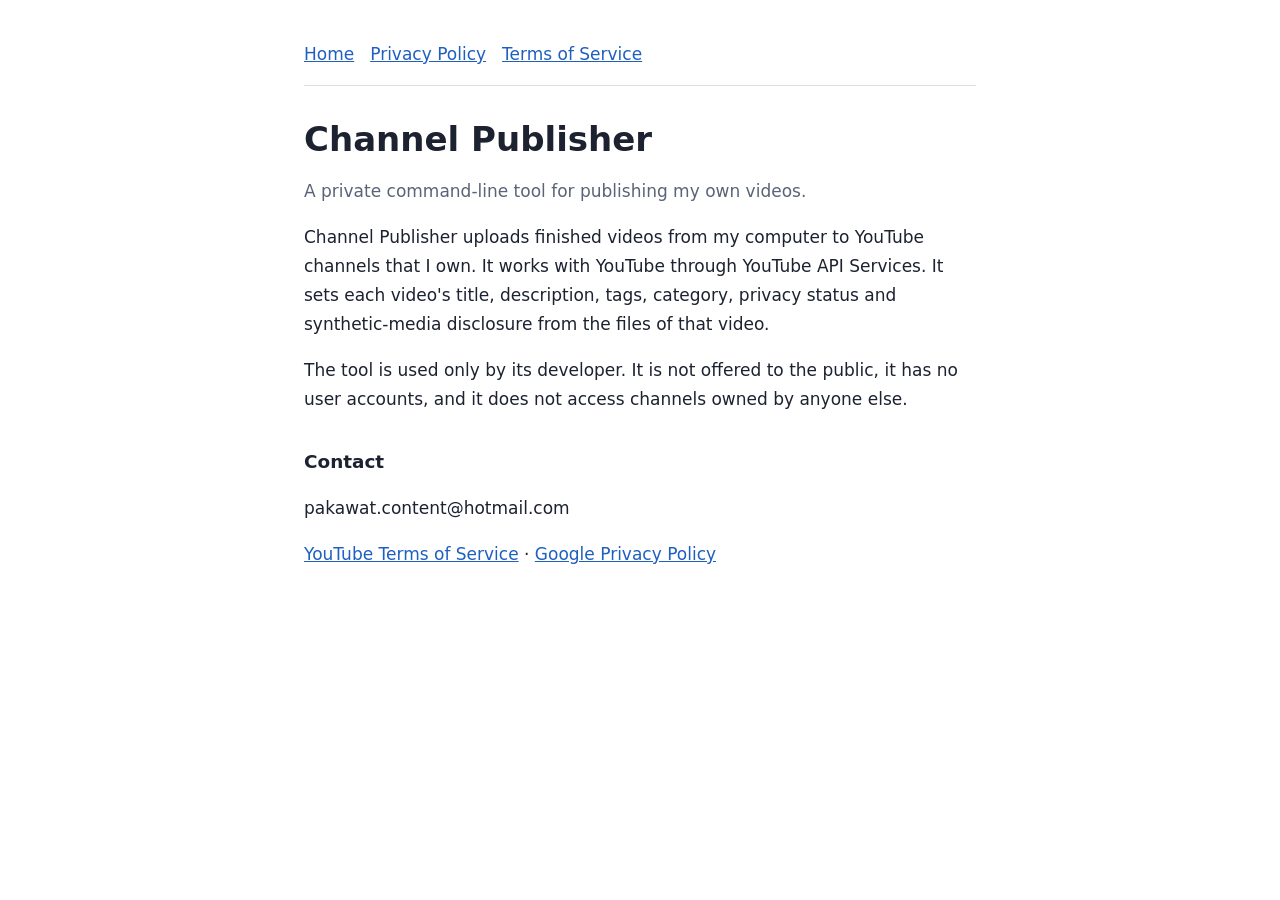
<file: index.html>
<!doctype html>
<html lang="en">
<head>
<meta charset="utf-8">
<meta name="viewport" content="width=device-width, initial-scale=1">
<title>Channel Publisher</title>
<link rel="stylesheet" href="style.css">
</head>
<body>
<main>
  <nav><a href="index.html">Home</a><a href="privacy.html">Privacy Policy</a><a href="terms.html">Terms of Service</a></nav>
  <h1>Channel Publisher</h1>
  <p class="muted">A private command-line tool for publishing my own videos.</p>
  <p>Channel Publisher uploads finished videos from my computer to YouTube channels that I own. It works with YouTube through YouTube API Services. It sets each video's title, description, tags, category, privacy status and synthetic-media disclosure from the files of that video.</p>
  <p>The tool is used only by its developer. It is not offered to the public, it has no user accounts, and it does not access channels owned by anyone else.</p>
  <h2>Contact</h2>
  <p>pakawat.content@hotmail.com</p>
  <p><a href="https://www.youtube.com/t/terms">YouTube Terms of Service</a> · <a href="https://www.google.com/policies/privacy">Google Privacy Policy</a></p>
</main>
</body>
</html>
</file>
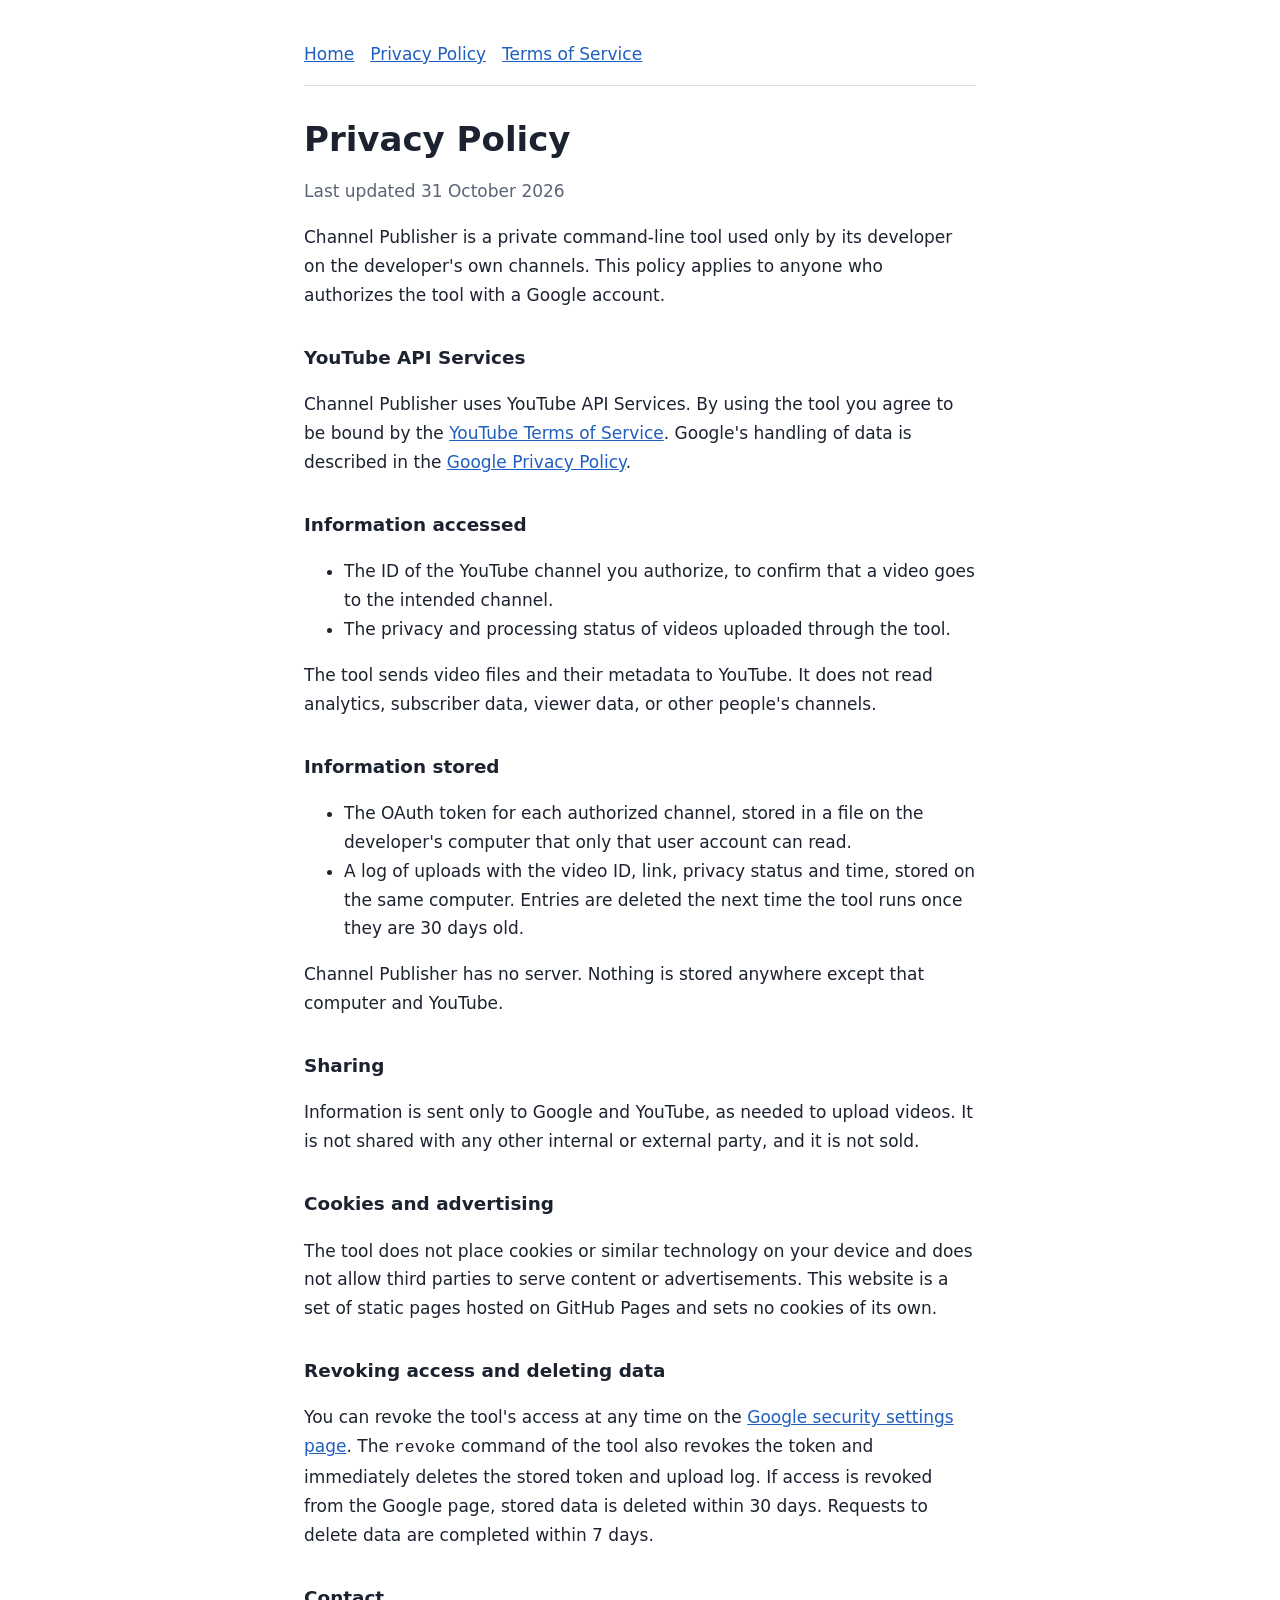
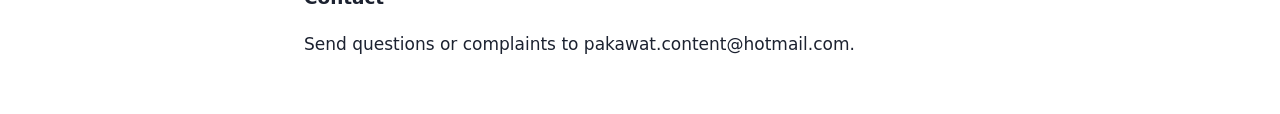
<file: privacy.html>
<!doctype html>
<html lang="en">
<head>
<meta charset="utf-8">
<meta name="viewport" content="width=device-width, initial-scale=1">
<title>Privacy Policy | Channel Publisher</title>
<link rel="stylesheet" href="style.css">
</head>
<body>
<main>
  <nav><a href="index.html">Home</a><a href="privacy.html">Privacy Policy</a><a href="terms.html">Terms of Service</a></nav>
  <h1>Privacy Policy</h1>
  <p class="muted">Last updated 31 October 2026</p>
  <p>Channel Publisher is a private command-line tool used only by its developer on the developer's own channels. This policy applies to anyone who authorizes the tool with a Google account.</p>

  <h2>YouTube API Services</h2>
  <p>Channel Publisher uses YouTube API Services. By using the tool you agree to be bound by the <a href="https://www.youtube.com/t/terms">YouTube Terms of Service</a>. Google's handling of data is described in the <a href="https://www.google.com/policies/privacy">Google Privacy Policy</a>.</p>

  <h2>Information accessed</h2>
  <ul>
    <li>The ID of the YouTube channel you authorize, to confirm that a video goes to the intended channel.</li>
    <li>The privacy and processing status of videos uploaded through the tool.</li>
  </ul>
  <p>The tool sends video files and their metadata to YouTube. It does not read analytics, subscriber data, viewer data, or other people's channels.</p>

  <h2>Information stored</h2>
  <ul>
    <li>The OAuth token for each authorized channel, stored in a file on the developer's computer that only that user account can read.</li>
    <li>A log of uploads with the video ID, link, privacy status and time, stored on the same computer. Entries are deleted the next time the tool runs once they are 30 days old.</li>
  </ul>
  <p>Channel Publisher has no server. Nothing is stored anywhere except that computer and YouTube.</p>

  <h2>Sharing</h2>
  <p>Information is sent only to Google and YouTube, as needed to upload videos. It is not shared with any other internal or external party, and it is not sold.</p>

  <h2>Cookies and advertising</h2>
  <p>The tool does not place cookies or similar technology on your device and does not allow third parties to serve content or advertisements. This website is a set of static pages hosted on GitHub Pages and sets no cookies of its own.</p>

  <h2>Revoking access and deleting data</h2>
  <p>You can revoke the tool's access at any time on the <a href="https://security.google.com/settings/security/permissions">Google security settings page</a>. The <code>revoke</code> command of the tool also revokes the token and immediately deletes the stored token and upload log. If access is revoked from the Google page, stored data is deleted within 30 days. Requests to delete data are completed within 7 days.</p>

  <h2>Contact</h2>
  <p>Send questions or complaints to pakawat.content@hotmail.com.</p>
</main>
</body>
</html>
</file>
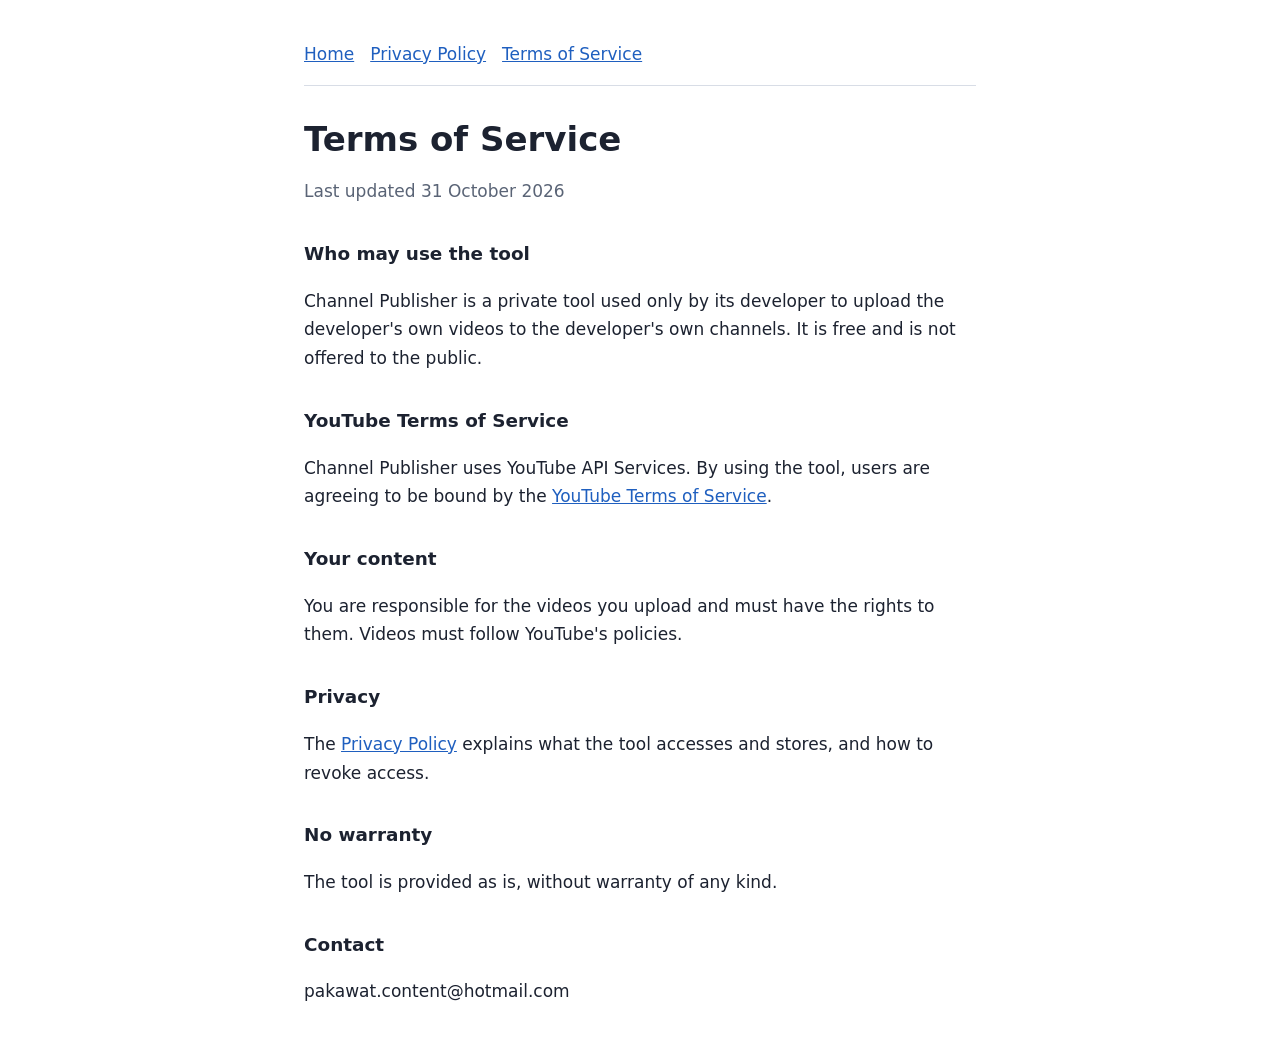
<file: terms.html>
<!doctype html>
<html lang="en">
<head>
<meta charset="utf-8">
<meta name="viewport" content="width=device-width, initial-scale=1">
<title>Terms of Service | Channel Publisher</title>
<link rel="stylesheet" href="style.css">
</head>
<body>
<main>
  <nav><a href="index.html">Home</a><a href="privacy.html">Privacy Policy</a><a href="terms.html">Terms of Service</a></nav>
  <h1>Terms of Service</h1>
  <p class="muted">Last updated 31 October 2026</p>

  <h2>Who may use the tool</h2>
  <p>Channel Publisher is a private tool used only by its developer to upload the developer's own videos to the developer's own channels. It is free and is not offered to the public.</p>

  <h2>YouTube Terms of Service</h2>
  <p>Channel Publisher uses YouTube API Services. By using the tool, users are agreeing to be bound by the <a href="https://www.youtube.com/t/terms">YouTube Terms of Service</a>.</p>

  <h2>Your content</h2>
  <p>You are responsible for the videos you upload and must have the rights to them. Videos must follow YouTube's policies.</p>

  <h2>Privacy</h2>
  <p>The <a href="privacy.html">Privacy Policy</a> explains what the tool accesses and stores, and how to revoke access.</p>

  <h2>No warranty</h2>
  <p>The tool is provided as is, without warranty of any kind.</p>

  <h2>Contact</h2>
  <p>pakawat.content@hotmail.com</p>
</main>
</body>
</html>
</file>
<file: style.css>
:root { --bg: #fff; --fg: #1c2230; --muted: #5a6476; --line: #d8dde6; --accent: #1f5fbf; color-scheme: light dark; }
@media (prefers-color-scheme: dark) { :root { --bg: #14181f; --fg: #e6e9ef; --muted: #9aa4b5; --line: #2d3440; --accent: #7fb0f5; } }
body { background: var(--bg); color: var(--fg); font: 17px/1.7 system-ui, sans-serif; margin: 0; }
main { max-width: 42rem; margin: 0 auto; padding: 2.5rem 1rem; }
nav { display: flex; flex-wrap: wrap; gap: 1rem; padding-bottom: 1rem; margin-bottom: 2rem; border-bottom: 1px solid var(--line); }
h1 { line-height: 1.25; margin: 0 0 .5rem; }
h2 { font-size: 1.15rem; margin: 2rem 0 .5rem; }
a { color: var(--accent); }
.muted { color: var(--muted); }
</file>
